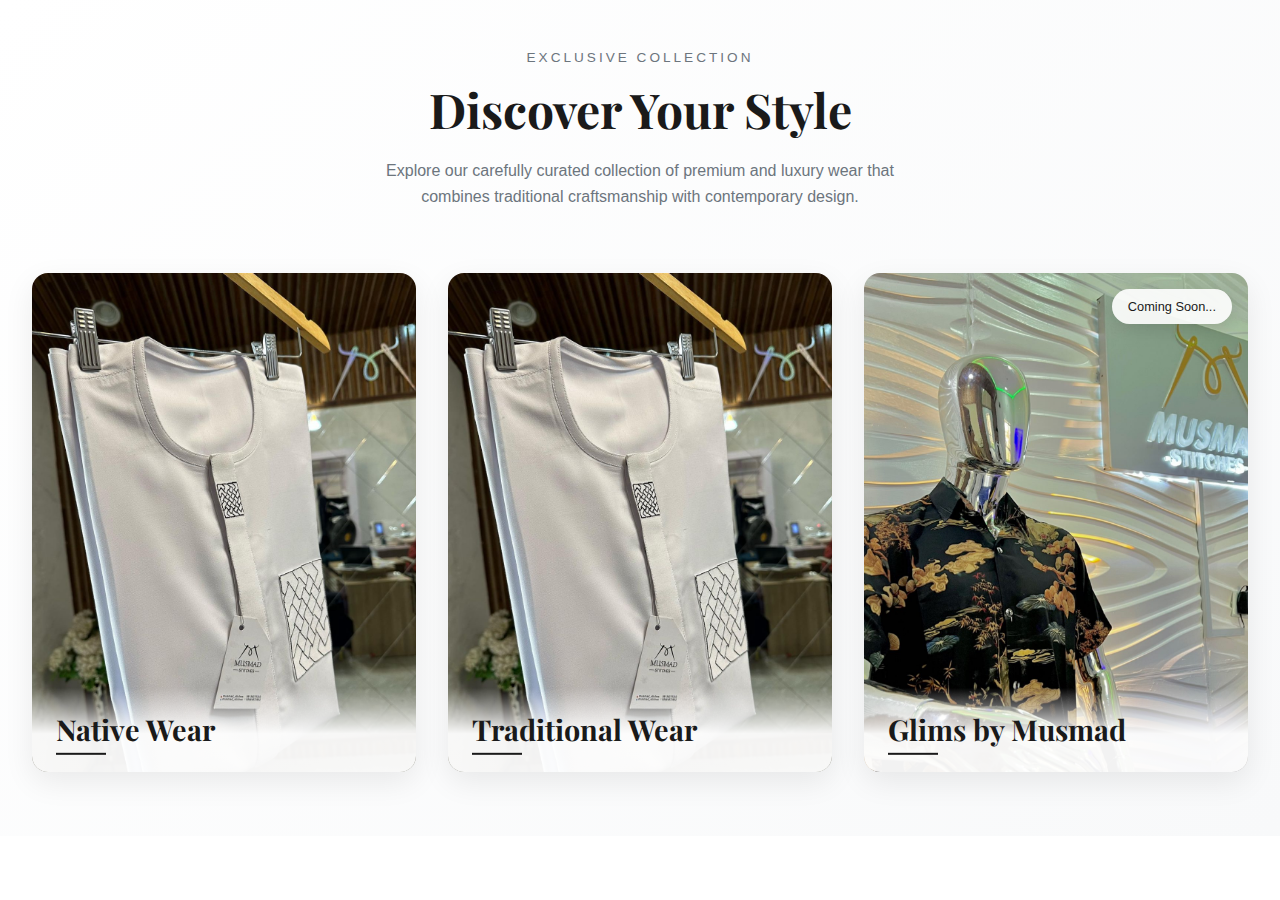
<file: collection-menu.html>
<!DOCTYPE html>
<html lang="en">
<head>
    <meta charset="UTF-8">
    <meta name="viewport" content="width=device-width, initial-scale=1.0">
    <link rel="stylesheet" href="./assets/styles/style.css">
    <link rel="stylesheet" href="https://unpkg.com/aos@2.3.1/dist/aos.css" />
    <link rel="icon" type="image/png" sizes="32x32" href="./assets/img/musmad_logo.png">
    <link rel="icon" type="image/png" sizes="16x16" href="./assets/img/musmad_logo.png">
    <link rel="apple-touch-icon" sizes="180x180" href="./assets/img/musmad_logo.png">
    <link href="https://fonts.googleapis.com/css2?family=Montserrat:wght@400;700&family=Playfair+Display:wght@400;700&display=swap" rel="stylesheet">
    <link href="https://cdnjs.cloudflare.com/ajax/libs/font-awesome/6.0.0/css/all.min.css" rel="stylesheet">
    <script src="https://unpkg.com/aos@2.3.1/dist/aos.js"></script>
    <title>Collection Menu</title>
    <script type="application/ld+json">
        {
            "@context": "https://schema.org",
            "@type": "Organization",
            "url": "https://musmadstitches.com",
            "logo": "https://musmadstitches.com/assets/img/musmad_logo.png"
        }
    </script>
</head>
<body>
    <section class="menu-collections">
        <div class="menu-collection-header">
            <p class="menu-collection-subtitle">Exclusive Collection</p>
            <h2 class="menu-collection-title">Discover Your Style</h2>
            <p class="menu-collection-description">
                Explore our carefully curated collection of premium and luxury wear that combines traditional craftsmanship with contemporary design.
            </p>
        </div>

        <div class="menu-cards-container">
            <div class="menu-card">
            <!-- <span class="menu-badge">Premium</span>-->
                <div class="menu-card-image-wrapper">
                    <img src="./assets/img/native6.jpg" alt="Native Wear Collection">
                </div>
                <div class="menu-card-content">
                    <h3 class="menu-card-title">Native Wear</h3>
                    <a href="native_view.html" class="menu-explore-btn">
                        Explore Collection
                        <i class="fas fa-arrow-right"></i>
                    </a>
                </div>
            </div>

            <div class="menu-card">
                <!-- <span class="menu-badge">Premium</span>-->
                <div class="menu-card-image-wrapper">
                    <img src="./assets/img/native6.jpg" alt="Traditional Wear Collection">
                </div>
                <div class="menu-card-content">
                    <h3 class="menu-card-title">Traditional Wear</h3>
                    <a href="#" class="menu-explore-btn">
                        Explore Collection
                        <i class="fas fa-arrow-right"></i>
                    </a>
                </div>
            </div>

            <div class="menu-card">
                <span class="menu-badge">Coming Soon...</span>
                <div class="menu-card-image-wrapper">
                    <img src="./assets/img/vintage.jpg" alt="Glims by Musmad Collection">
                </div>
                <div class="menu-card-content">
                    <h3 class="menu-card-title">Glims by Musmad</h3>
                    <a href="glims_by_musmad.html" class="menu-explore-btn">
                        Explore Collection
                        <i class="fas fa-arrow-right"></i>
                    </a>
                </div>
            </div>
        </div>
    </section>
    <script src="./assets/js/appscripts.js"></script>
</body>
</html>
</file>
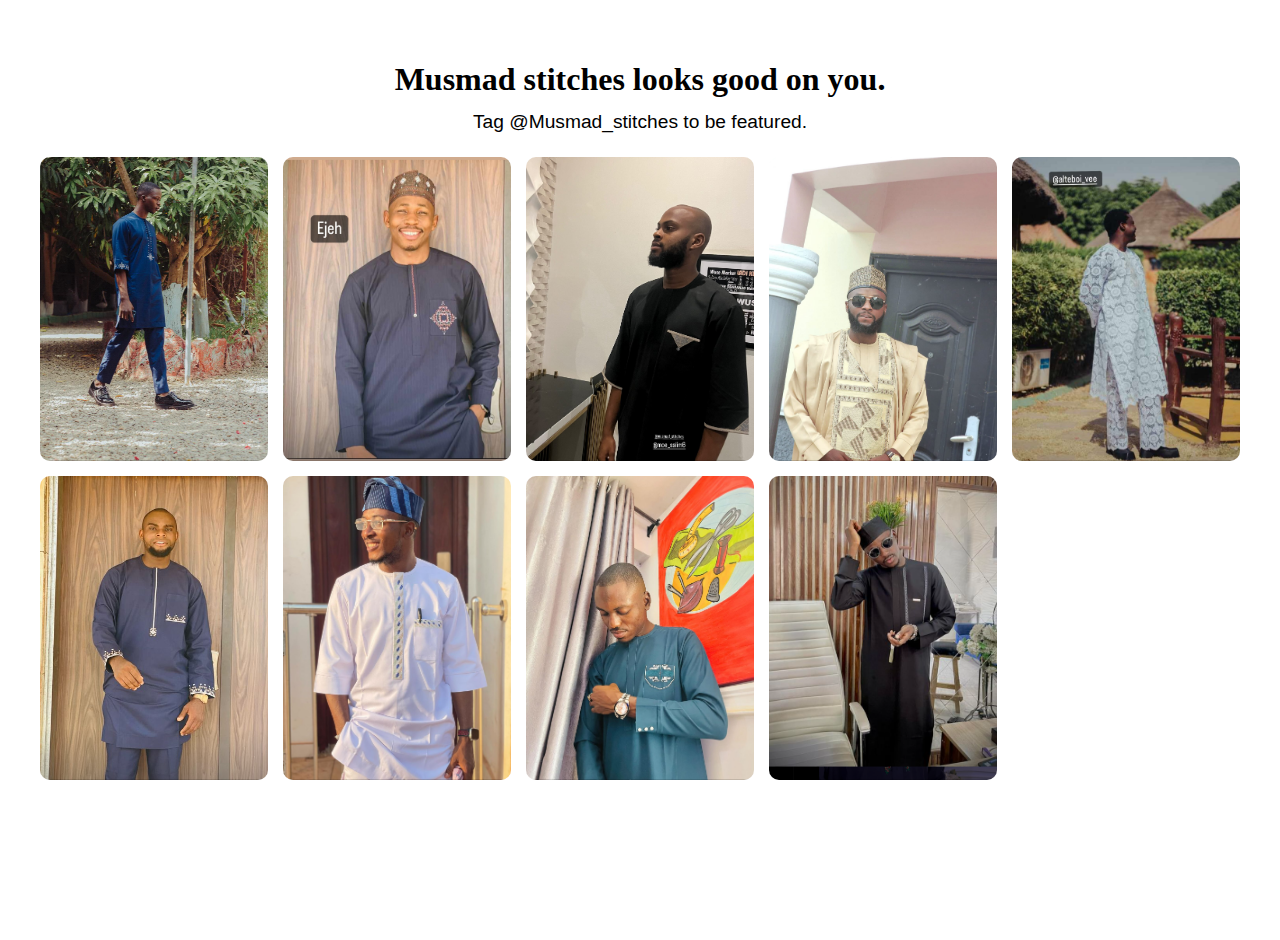
<file: musmad-gallery.html>
<!DOCTYPE html>
<html lang="en">
<head>
    <meta charset="UTF-8">
    <meta name="viewport" content="width=device-width, initial-scale=1.0">
    <link rel="stylesheet" href="./assets/styles/style.css">
    <link rel="stylesheet" href="https://unpkg.com/aos@2.3.1/dist/aos.css" />
    <link rel="icon" type="image/png" sizes="32x32" href="./assets/img/musmad_logo.png">
    <link rel="icon" type="image/png" sizes="16x16" href="./assets/img/musmad_logo.png">
    <link rel="apple-touch-icon" sizes="180x180" href="./assets/img/musmad_logo.png">
    <link href="https://fonts.googleapis.com/css2?family=Montserrat:wght@400;700&family=Playfair+Display:wght@400;700&display=swap" rel="stylesheet">
    <script src="https://unpkg.com/aos@2.3.1/dist/aos.js"></script>
    <title>Musmad Stitches - Official</title>
    <script type="application/ld+json">
        {
            "@context": "https://schema.org",
            "@type": "Organization",
            "url": "https://musmadstitches.com",
            "logo": "https://musmadstitches.com/assets/img/musmad_logo.png"
        }
    </script>
</head>
<body>
    <div class="musmad-gallery">
        <h1>Musmad stitches looks good on you.</h1>
        <p>Tag @Musmad_stitches to be featured.</p>
        
        <div class="gallery-grid">
            <!-- Repeat this block for each image -->
            <div class="gallery-item">
                <img src="./assets/img/bigzizo1.png" alt="Image 1" class="first-image" onclick="openLightbox(this)">
                <div class="overlay">ig:@bigzizo1</div>
            </div>
            <div class="gallery-item">
                <img src="./assets/img/Dawud.jpg" alt="Image 2" class="first-image" onclick="openLightbox(this)">
                <div class="overlay">Ibn Dawud</div>
            </div>
            <div class="gallery-item">
                <img src="./assets/img/moe_salim6.jpg" alt="Image 3" class="first-image" onclick="openLightbox(this)">
                <div class="overlay">ig:@moe_salim6</div>
            </div>
            <div class="gallery-item">
                <img src="./assets/img/nill.jpg" alt="Image 3" class="first-image" onclick="openLightbox(this)">
                <div class="overlay">Nill</div>
            </div>
            <div class="gallery-item">
                <img src="./assets/img/alteboi_vee.jpg" alt="Image 3" class="first-image" onclick="openLightbox(this)">
                <div class="overlay">ig:@alteboi_vee</div>
            </div>
            <div class="gallery-item">
                <img src="./assets/img/azeez.png" alt="Image 3" class="first-image" onclick="openLightbox(this)">
                <div class="overlay">ig:@Azeez</div>
            </div>
            <div class="gallery-item">
                <img src="./assets/img/im_ugly008.jpg" alt="Image 3" class="first-image" onclick="openLightbox(this)">
                <div class="overlay">ig:@im_ugly008</div>
            </div>
            <div class="gallery-item">
                <img src="./assets/img/lukman_musa___.jpg" alt="Image 3" class="first-image" onclick="openLightbox(this)">
                <div class="overlay">ig:@lukman_musa___</div>
            </div>
            <div class="gallery-item">
                <img src="./assets/img/musmad.png" alt="Image 3" class="first-image" onclick="openLightbox(this)">
                <div class="overlay">ig:@Musmad</div>
            </div>
        
    </div>

    <script src="./assets/js/appscripts.js"></script>
</file>
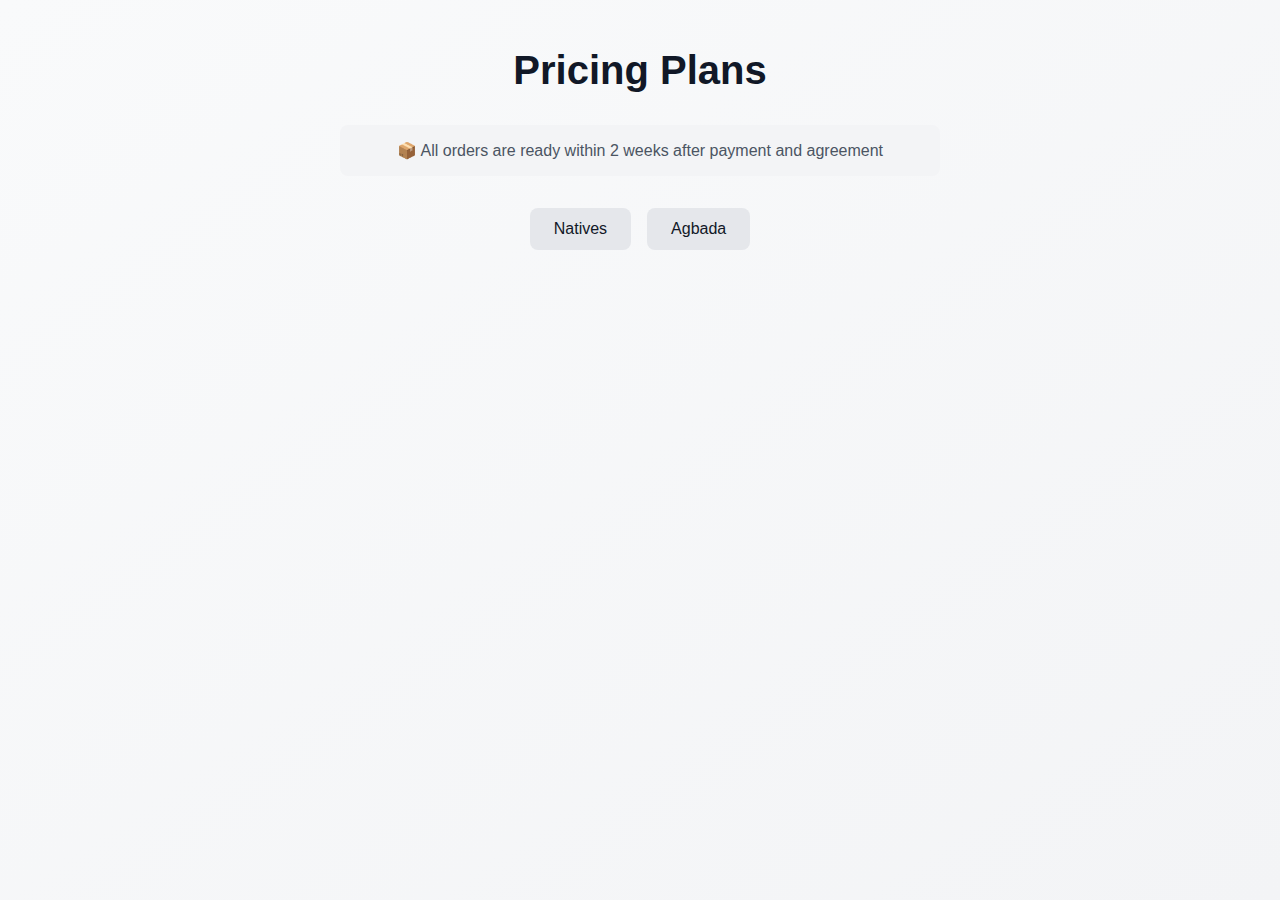
<file: price-list.html>
<!DOCTYPE html>
<html lang="en">
<head>
    <head>
        <meta charset="UTF-8">
        <meta name="viewport" content="width=device-width, initial-scale=1.0">
        <link rel="stylesheet" href="./assets/styles/price-list.css">
        <link rel="stylesheet" href="https://unpkg.com/aos@2.3.1/dist/aos.css" />
        <link rel="icon" type="image/png" sizes="32x32" href="./assets/img/musmad_logo.png">
        <link rel="icon" type="image/png" sizes="16x16" href="./assets/img/musmad_logo.png">
        <link rel="apple-touch-icon" sizes="180x180" href="./assets/img/musmad_logo.png">
        <link href="https://fonts.googleapis.com/css2?family=Montserrat:wght@400;700&family=Playfair+Display:wght@400;700&display=swap" rel="stylesheet">
        <script src="https://unpkg.com/aos@2.3.1/dist/aos.js"></script>
        <title>Prices</title>
        <script type="application/ld+json">
            {
                "@context": "https://schema.org",
                "@type": "Organization",
                "url": "https://musmadstitches.com",
                "logo": "https://musmadstitches.com/assets/img/musmad_logo.png"
            }
        </script>
    </head>
</head>

<body>
    <div class="price-container">
        <div class="text-center">
            <h1>Pricing Plans</h1>
            <div class="delivery-notice">
                📦 All orders are ready within 2 weeks after payment and agreement
            </div>
            <div class="category-buttons">
                <button id="natives-button" class="category-button" onclick="showCategory('natives')">Natives</button>
                <button id="agbada-button" class="category-button" onclick="showCategory('agbada')">Agbada</button>
            </div>
        </div>

        <div id="natives" class="category-section pricing-grid">
            <div class="pricing-card">
                <div class="card-content">
                    <h3 class="tier-name">Standard</h3>
                    <div class="price">₦35,888</div>
                    <ul class="features-list">
                        <li class="feature-item">Quality fabric</li>
                        <li class="feature-item">Standard fit</li>
                        <li class="feature-item">Basic customization</li>
                        <li class="feature-item">Simple neck embroidery</li>
                        <li class="feature-item">2 weeks delivery</li>
                    </ul>
                </div>
            </div>
            <div class="pricing-card">
                <div class="card-content">
                    <h3 class="tier-name">Classic</h3>
                    <div class="price">₦45,888</div>
                    <ul class="features-list">
                        <li class="feature-item">Premium fabric</li>
                        <li class="feature-item">Tailored fit</li>
                        <li class="feature-item">Multiple styles</li>
                        <li class="feature-item">Detailed neck & sleeve embroidery</li>
                        <li class="feature-item">2 weeks delivery</li>
                    </ul>
                </div>
            </div>
            <div class="pricing-card">
                <div class="card-content">
                    <h3 class="tier-name">Premium</h3>
                    <div class="price">₦65,750</div>
                    <ul class="features-list">
                        <li class="feature-item">Luxury fabric</li>
                        <li class="feature-item">Perfect fit</li>
                        <li class="feature-item">Full customization</li>
                        <li class="feature-item">Custom embroidery patterns</li>
                        <li class="feature-item">2 weeks delivery</li>
                    </ul>
                </div>
            </div>
            <div class="pricing-card">
                <div class="card-content">
                    <h3 class="tier-name">Luxury</h3>
                    <div class="price">₦92,750</div>
                    <ul class="features-list">
                        <li class="feature-item">Exclusive fabric</li>
                        <li class="feature-item">Bespoke fit</li>
                        <li class="feature-item">Priority service</li>
                        <li class="feature-item">Premium full embroidery design</li>
                        <li class="feature-item">2 weeks delivery</li>
                    </ul>
                </div>
            </div>
        </div>

        <div id="agbada" class="category-section pricing-grid">
            <div class="pricing-card">
                <div class="card-content">
                    <h3 class="tier-name">Standard</h3>
                    <div class="price">₦75,888</div>
                    <ul class="features-list">
                        <li class="feature-item">Quality fabric</li>
                        <li class="feature-item">Standard design</li>
                        <li class="feature-item">Basic embroidery</li>
                        <li class="feature-item">2 weeks delivery</li>
                    </ul>
                </div>
            </div>
            <div class="pricing-card">
                <div class="card-content">
                    <h3 class="tier-name">Classic</h3>
                    <div class="price">₦80,888</div>
                    <ul class="features-list">
                        <li class="feature-item">Premium fabric</li>
                        <li class="feature-item">Custom design</li>
                        <li class="feature-item">Detailed embroidery</li>
                        <li class="feature-item">2 weeks delivery</li>
                    </ul>
                </div>
            </div>
            <div class="pricing-card">
                <div class="card-content">
                    <h3 class="tier-name">Premium</h3>
                    <div class="price">₦102,550</div>
                    <ul class="features-list">
                        <li class="feature-item">Luxury fabric</li>
                        <li class="feature-item">Exclusive design</li>
                        <li class="feature-item">Premium embroidery</li>
                        <li class="feature-item">2 weeks delivery</li>
                    </ul>
                </div>
            </div>
            <div class="pricing-card">
                <div class="card-content">
                    <h3 class="tier-name">Luxury</h3>
                    <div class="price">₦156,550</div>
                    <ul class="features-list">
                        <li class="feature-item">Exclusive fabric</li>
                        <li class="feature-item">Bespoke design</li>
                        <li class="feature-item">Grand embroidery</li>
                        <li class="feature-item">2 weeks delivery</li>
                    </ul>
                </div>
            </div>
        </div>
    </div>
    <script src="./assets/js/appscripts.js"></script>
</body>
</html>
</file>
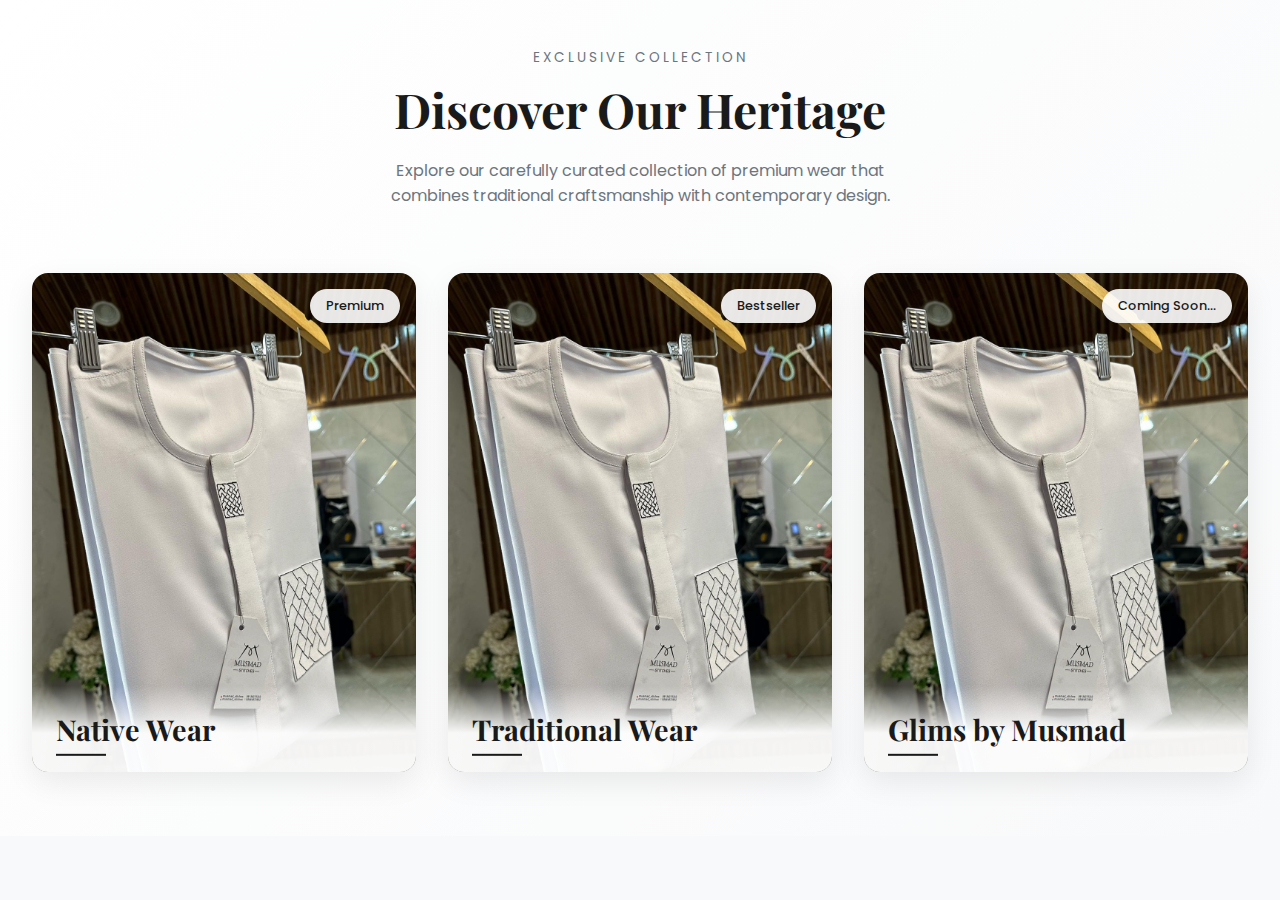
<file: test.html>
<!DOCTYPE html>
<html>
<head>
    <link href="https://cdnjs.cloudflare.com/ajax/libs/font-awesome/6.0.0/css/all.min.css" rel="stylesheet">
    <meta name="viewport" content="width=device-width, initial-scale=1.0">
    <style>
        @import url('https://fonts.googleapis.com/css2?family=Playfair+Display:wght@400;600;700&family=Poppins:wght@300;400;500&display=swap');

        * {
            margin: 0;
            padding: 0;
            box-sizing: border-box;
        }

        body {
            background: #f8f9fa;
            font-family: 'Poppins', sans-serif;
        }

        .menu-collections {
            padding: 3rem 1rem;
            background: linear-gradient(135deg, #fff 0%, #f8f9fa 100%);
        }

        .menu-collection-header {
            text-align: center;
            margin-bottom: 3rem;
            padding: 0 1rem;
        }

        .menu-collection-subtitle {
            color: #6c757d;
            text-transform: uppercase;
            letter-spacing: 3px;
            font-size: 0.85rem;
            margin-bottom: 0.8rem;
        }

        .menu-collection-title {
            font-family: 'Playfair Display', serif;
            font-size: clamp(2rem, 5vw, 3rem);
            color: #1a1a1a;
            margin-bottom: 1.2rem;
            font-weight: 700;
            line-height: 1.2;
        }

        .menu-collection-description {
            max-width: 600px;
            margin: 0 auto;
            color: #6c757d;
            line-height: 1.6;
            font-size: clamp(0.9rem, 2vw, 1rem);
            padding: 0 1rem;
        }

        .menu-cards-container {
            display: grid;
            grid-template-columns: repeat(auto-fit, minmax(280px, 1fr));
            gap: 2rem;
            max-width: 1400px;
            margin: 0 auto;
            padding: 1rem;
        }

        .menu-card {
            position: relative;
            overflow: hidden;
            border-radius: 16px;
            box-shadow: 0 10px 30px rgba(0,0,0,0.08);
            transition: all 0.5s cubic-bezier(0.4, 0, 0.2, 1);
            background: white;
            height: 100%;
        }

        .menu-card-image-wrapper {
            position: relative;
            padding-top: 130%;
            overflow: hidden;
        }

        @media (min-width: 768px) {
            .menu-card-image-wrapper {
                padding-top: 130%;
            }

            .menu-card:hover {
                transform: translateY(-15px);
                box-shadow: 0 20px 40px rgba(0,0,0,0.12);
            }

            .menu-card:hover img {
                transform: scale(1.05);
            }

            .menu-card:hover .menu-card-content {
                transform: translateY(0);
            }

            .menu-card-content {
                transform: translateY(45%);
            }
        }

        .menu-card img {
            position: absolute;
            top: 0;
            left: 0;
            width: 100%;
            height: 100%;
            object-fit: cover;
            transition: transform 0.8s ease;
        }

        .menu-card-content {
            position: absolute;
            bottom: 0;
            left: 0;
            right: 0;
            padding: 1.5rem;
            background: linear-gradient(
                to top,
                rgba(255,255,255,0.95) 0%,
                rgba(255,255,255,0.95) 70%,
                rgba(255,255,255,0) 100%
            );
            transition: transform 0.5s cubic-bezier(0.4, 0, 0.2, 1);
        }

        .menu-card-title {
            font-family: 'Playfair Display', serif;
            font-size: clamp(1.4rem, 3vw, 1.8rem);
            color: #1a1a1a;
            margin-bottom: 0.8rem;
            position: relative;
            padding-bottom: 0.5rem;
        }

        .menu-card-title::after {
            content: '';
            position: absolute;
            bottom: 0;
            left: 0;
            width: 50px;
            height: 2px;
            background: #1a1a1a;
        }

        .menu-explore-btn {
            display: inline-flex;
            align-items: center;
            padding: 0.8rem 1.5rem;
            background: none;
            color: #1a1a1a;
            text-decoration: none;
            font-size: 1rem;
            font-weight: 500;
            gap: 0.5rem;
        }

        .menu-explore-btn i {
            transition: transform 0.3s ease;
        }

        .menu-badge {
            position: absolute;
            top: 1rem;
            right: 1rem;
            background: rgba(255,255,255,0.9);
            padding: 0.5rem 1rem;
            border-radius: 50px;
            font-size: 0.8rem;
            font-weight: 500;
            color: #1a1a1a;
            box-shadow: 0 4px 15px rgba(0,0,0,0.1);
            z-index: 1;
            display: block;
        }

        @media (max-width: 480px) {
            .menu-collections {
                padding: 2rem 0.5rem;
            }

            .menu-collection-header {
                margin-bottom: 2rem;
            }

            .menu-cards-container {
                padding: 0.5rem;
                gap: 1.5rem;
            }

            .menu-card-image-wrapper {
                padding-top: 150%;
            }

            .menu-badge {
                display: block;
            }
        }
    </style>
</head>
<body>
    <section class="menu-collections">
        <div class="menu-collection-header">
            <p class="menu-collection-subtitle">Exclusive Collection</p>
            <h2 class="menu-collection-title">Discover Our Heritage</h2>
            <p class="menu-collection-description">
                Explore our carefully curated collection of premium wear that combines traditional craftsmanship with contemporary design.
            </p>
        </div>

        <div class="menu-cards-container">
            <div class="menu-card">
                <span class="menu-badge">Premium</span>
                <div class="menu-card-image-wrapper">
                    <img src="./assets/img/native6.jpg" alt="Native Wear Collection">
                </div>
                <div class="menu-card-content">
                    <h3 class="menu-card-title">Native Wear</h3>
                    <a href="#" class="menu-explore-btn">
                        Explore Collection
                        <i class="fas fa-arrow-right"></i>
                    </a>
                </div>
            </div>

            <div class="menu-card">
                <span class="menu-badge">Bestseller</span>
                <div class="menu-card-image-wrapper">
                    <img src="./assets/img/native6.jpg" alt="Traditional Wear Collection">
                </div>
                <div class="menu-card-content">
                    <h3 class="menu-card-title">Traditional Wear</h3>
                    <a href="#" class="menu-explore-btn">
                        Explore Collection
                        <i class="fas fa-arrow-right"></i>
                    </a>
                </div>
            </div>

            <div class="menu-card">
                <span class="menu-badge">Coming Soon...</span>
                <div class="menu-card-image-wrapper">
                    <img src="./assets/img/native6.jpg" alt="Glims by Musmad Collection">
                </div>
                <div class="menu-card-content">
                    <h3 class="menu-card-title">Glims by Musmad</h3>
                    <a href="#" class="menu-explore-btn">
                        Explore Collection
                        <i class="fas fa-arrow-right"></i>
                    </a>
                </div>
            </div>
        </div>
    </section>
</body>
</html>
</file>
<file: assets/styles/style.css>
/*
:root {
  --color-primary: #344e41;
  --color-secondary: #dad7cd;
  --accent-color: #a3b18a;
  --text-color: #ffffff;
  --background-color: #0a0a0a;
}

body,
html {
  margin: 0;
  padding: 0;
  font-family: 'Helvetica Neue', Arial, sans-serif;
  background-color: var(--background-color);
  color: var(--text-color);
  height: 100vh;
  width: 100vw;
  overflow-x: hidden;
}

#particles-js {
  position: absolute;
  width: 100%;
  height: 100%;
  z-index: 1;
}

.content {
  position: relative;
  z-index: 2;
  display: flex;
  flex-direction: column;
  justify-content: center;
  align-items: center;
  height: 100vh;
  text-align: center;
  padding: 0 20px;
}

.logo img {
  width: 100px;
  height: auto;
  margin-bottom: 2rem;
}

h1 {
  font-size: 2.5rem;
  font-family: 'GFS Didot', serif;
  font-weight: 700;
  margin-bottom: 1rem;
  opacity: 0;
  transform: translateY(30px);
}

p {
  font-size: 1.2rem;
  max-width: 600px;
  line-height: 1.6;
  margin-bottom: 2rem;
  opacity: 0;
  transform: translateY(30px);
}

.social-icons {
  display: flex;
  justify-content: center;
  gap: 20px;
  margin-top: 2rem;
  opacity: 0;
  transform: translateY(30px);
}

.social-icons a {
  color: var(--accent-color);
  font-size: 1.9rem;
  transition: all 0.3s ease;
}

.social-icons a:hover {
  color: var(--color-secondary);
  transform: scale(1.2);
}

.copyright {
  position: absolute;
  bottom: 10px;
  width: 100%;
  text-align: center;
  font-size: 0.8rem;
  opacity: 0.7;
}


@media (max-width: 768px) {
  h1 {
      font-size: 2rem;
  }

  p {
      font-size: 1rem;
  }

  .logo img {
      width: 80px;
  }

  .social-icons a {
      font-size: 1.8rem;
  }
}

@media (max-width: 480px) {
  h1 {
      font-size: 1.5rem;
  }

  p {
      font-size: 0.9rem;
  }

  .logo img {
      width: 60px;
  }

  .social-icons a {
      font-size: 1.5rem;
  }
}

*/
:root {
  
  --color-primary: #000000;
  --color-secondary: #FFFFFF;
  --accent-color: #a3b18a;
  --text-color: #344e41;
  --background-color: #dad7cd;

  --font-heading: 'GFS Didot', serif;
  --font-body: 'Helvetica Neue', Arial, sans-serif;

  
  --font-size-base: 16px;
  --font-size-sm: 0.875rem;
  --font-size-md: 1rem;
  --font-size-lg: 1.25rem;
  --font-size-xl: 1.5rem;
  --font-size-2xl: 2rem;
  --font-size-3xl: 3rem;


  --space-xs: 0.25rem;
  --space-sm: 0.5rem;
  --space-md: 1rem;
  --space-lg: 2rem;
  --space-xl: 3rem;
  --space-xxl: 8rem;


  --line-height-tight: 1.2;
  --line-height-normal: 1.5;
  --line-height-loose: 1.8;
}

* {
  margin: 0;
  padding: 0;
  box-sizing: border-box;
}

body, html {
  height: 100%;
  font-family: var(--font-body);
  font-size: var(--font-size-base);
  line-height: var(--line-height-normal);
  color: var(--color-primary);
  background-color: var(--color-secondary);
}

h1, h2, h3, h4, h5, h6 {
  font-family: var(--font-heading);
  line-height: var(--line-height-tight);
  margin-bottom: var(--space-md);
}

p {
  margin-bottom: var(--space-md);
}



.hero, .services-section, .about-section, .collection-section, .testimonial-section, .map-section, .footer {
  padding: var(--space-xxl) 0;
}

.hero {
  position: relative;
  height: 100vh;
  width: 100%;
  overflow: hidden;
  color: var(--color-secondary);
  background-color: var(--color-primary);
}

.video-bg {
  position: absolute;
  top: 0;
  left: 0;
  width: 100%;
  height: 100%;
  object-fit: cover;
  opacity: 0.7;
}

nav {
  position: fixed;
  top: 0;
  left: 0;
  width: 100%;
  padding: 10px 20px;
  display: flex;
  justify-content: space-between;
  align-items: center;
  z-index: 1000;
  transition: background-color 0.3s ease, color 0.3s ease;
}

nav.scrolled {
  background-color: var(--color-primary);
  color: var(--color-secondary);
}

.logo img {
  height: 60px;
  width: 115px;
}

.nav-links {
  display: flex;
}

.nav-links a {
  color: inherit;
  text-decoration: none;
  margin-left: 15px;
  position: relative;
}

.nav-links a:hover::after {
  content: '';
  position: absolute;
  left: 0;
  bottom: -3px;
  width: 100%;
  height: 2px;
  background-color: var(--color-secondary);
}

.hero-cta-button {
  display: inline-block;
  padding: 10px 20px;
  background-color: var(--color-secondary);
  color: var(--color-primary);
  text-decoration: none;
  font-weight: bold;
  border-radius: 4px;
  transition: background-color 0.3s ease, color 0.3s ease;
}

.hero-cta-button:hover {
  background-color: #f0f0f0;
}

nav.scrolled .hero-cta-button {
  background-color: #333;
  color: var(--color-secondary);
}

nav.scrolled .hero-cta-button:hover {
  background-color: #444;
}

.hero-content {
  position: absolute;
  top: 50%;
  left: 10%;
  transform: translateY(-50%);
  max-width: 600px;
  margin-bottom: var(--space-xl);
}

.hero h1 {
  font-size: var(--font-size-3xl);
  margin-bottom: var(--space-lg);
  line-height: 1.2;
}

.hero p {
  font-size: var(--font-size-lg);
  margin-bottom: var(--space-xl);
  line-height: 1.5;
}

.hamburger {
  display: none;
  flex-direction: column;
  cursor: pointer;
}

.hamburger span {
  width: 25px;
  height: 3px;
  background-color: var(--color-secondary);
  margin: 2px 0;
  transition: 0.4s;
}

.watch-story {
  position: absolute;
  bottom: 40px;
  right: 40px;
  display: flex;
  align-items: center;
  padding: 10px 20px;
  background-color: rgba(255, 255, 255, 0.1);
  border: 1px solid var(--color-secondary);
  color: var(--color-secondary);
  text-decoration: none;
  border-radius: 30px;
  transition: background-color 0.3s ease;
}

.watch-story:hover {
  background-color: rgba(255, 255, 255, 0.2);
}

.watch-story img {
  width: 20px;
  height: 20px;
  margin-right: 10px;
  border-radius: 50%;
}


.hamburger.active span:nth-child(1) {
  transform: rotate(-45deg) translate(-5px, 6px);
}

.hamburger.active span:nth-child(2) {
  opacity: 0;
}

.hamburger.active span:nth-child(3) {
  transform: rotate(45deg) translate(-5px, -6px);
}

@media screen and (max-width: 768px) {
  .nav-links {
    display: none;
    flex-direction: column;
    position: absolute;
    top: 70px;
    left: 0;
    width: 100%;
    background-color: var(--color-primary);
    padding: 20px;
  }

  .nav-links.show {
    display: flex;
  }

  .nav-links a {
    margin: 10px 0;
  }

  .hamburger {
    display: flex;
  }

  .hero-content {
    left: 5%;
    right: 5%;
    text-align: center;
  }

  .hero h1 {
    font-size: var(--font-size-2xl);
  }

  .hero p {
    font-size: var(--font-size-md);
  }

  .hero-cta-button {
    display: inline-block;
    margin-top: 20px;
  }

  .watch-story {
    bottom: 20px;
    right: 20px;
    padding: 8px 16px;
    font-size: 14px;
  }

  .watch-story img {
    width: 16px;
    height: 16px;
  }
}

@media screen and (max-width: 768px) {
  nav {
    padding: 8px 15px;
  }

  .nav-links {
    display: none;
  }

  .hamburger {
    display: flex;
  }

  .hero-content {
    left: 5%;
    right: 5%;
    text-align: left;
  }

  .hero h1 {
    font-size: var(--font-size-2xl);
  }

  .hero p {
    font-size: var(--font-size-base);
  }

  .hero-cta-button {
    display: none;
  }

  .watch-story {
    bottom: 20px;
    right: 20px;
  }

  .services-main-title {
    font-size: var(--font-size-xl);
  }

  .service-items {
    grid-template-columns: 1fr;
  }
}

  
.how-we-help-section {
  max-width: 1400px;
  margin: 0 auto;
  padding: var(--space-xxl) var(--space-xl);
  background-color: var(--background-color);
}

.how-we-help-section h1 {
  text-align: center;
  margin-bottom: var(--space-lg);
  font-size: var(--font-size-3xl);
  color: var(--color-primary);
}

.how-we-help-section .subtitle {
  text-align: center;
  margin-bottom: var(--space-xl);
  color: var(--text-color);
  font-size: var(--font-size-lg);
  max-width: 700px;
  margin-left: auto;
  margin-right: auto;
}

.how-we-help-section .services {
  display: flex;
  flex-direction: column;
  gap: var(--space-xxl);
}

.how-we-help-section .service {
  display: flex;
  align-items: center;
  gap: var(--space-xl);
  background-color: var(--color-secondary);
  border-radius: 20px;
  overflow: hidden;
  box-shadow: 0 10px 30px rgba(0, 0, 0, 0.1);
}

.how-we-help-section .service:nth-child(even) {
  flex-direction: row-reverse;
}

.how-we-help-section .service-image {
  flex: 0 0 400px;
  height: 400px;
  position: relative;
  overflow: hidden;
}

.how-we-help-section .service-image::after {
  content: '';
  position: absolute;
  top: 0;
  left: 0;
  right: 0;
  bottom: 0;
  background: linear-gradient(135deg, rgba(163, 177, 138, 0.8), rgba(52, 78, 65, 0.8));
  opacity: 0.2;
  transition: opacity 0.3s ease;
}

.how-we-help-section .service-image:hover::after {
  opacity: 0;
}

.how-we-help-section .service-image img {
  width: 100%;
  height: 100%;
  object-fit: cover;
  transition: transform 0.3s ease;
}

.how-we-help-section .service-image:hover img {
  transform: scale(1.05);
}

.how-we-help-section .service-content {
  flex: 1;
  padding: var(--space-xl);
}

.how-we-help-section .service-content h2 {
  font-size: var(--font-size-2xl);
  margin-bottom: var(--space-md);
  color: var(--color-primary);
}

.how-we-help-section .service-content p {
  color: var(--text-color);
  font-size: var(--font-size-md);
  line-height: var(--line-height-loose);
}

@media (max-width: 1200px) {
  .how-we-help-section {
      padding: var(--space-xl) var(--space-lg);
  }

  .how-we-help-section .service {
      flex-direction: column;
      max-width: 800px;
      margin: 0 auto;
  }

  .how-we-help-section .service:nth-child(even) {
      flex-direction: column;
  }

  .how-we-help-section .service-image {
      flex: 0 0 300px;
      height: 300px;
      width: 100%;
  }

  .how-we-help-section .service-content {
      padding: var(--space-lg);
  }

  .how-we-help-section h1 {
      font-size: var(--font-size-2xl);
  }

  .how-we-help-section .subtitle {
      font-size: var(--font-size-md);
  }
}

@media (max-width: 768px) {
  .how-we-help-section {
      padding: var(--space-xxl) var(--space-sm);
  }
}

.collection-section {
    display: flex;
    height: 100vh;
    padding: 2rem;
    box-sizing: border-box;
}
.collection-item {
    flex: 1;
    position: relative;
    margin: 0 1rem;
}
.collection-image {
    width: 100%;
    height: 100%;
    object-fit: cover;
}
.collection-content {
    position: absolute;
    bottom: 2rem;
    left: 2rem;
    color: white;
    text-shadow: 2px 2px 4px rgba(0,0,0,0.5);
}
.collection-title {
    font-size: 2rem;
    margin-bottom: 1rem;
}
.explore-btn {
    padding: 0.5rem 1rem;
    background-color: white;
    color: black;
    text-decoration: none;
    transition: background-color 0.3s ease;
}
.explore-btn:hover {
    background-color: #f0f0f0;
}
@media (max-width: 768px) {
    .collection-section {
        flex-direction: column;
        padding: 1rem;
        height: auto;
    }
    .collection-item {
        height: 80vh; /* Increased height for mobile */
        margin: 1rem 0;
    }
    .collection-title {
        font-size: 1.5rem; /* Slightly smaller font for mobile */
    }
}
 
.glims-by-musmad{
  position: relative;
  width: calc(100% - 4rem);
  height: calc(100vh - 4rem);
  margin: 2rem;
  overflow: hidden;
}
.background-image {
  width: 100%;
  height: 100%;
  object-fit: cover;
}
.content-overlay {
  position: absolute;
  bottom: 10%;
  left: 5%;
  color: white;
  text-shadow: 2px 2px 4px rgba(0,0,0,0.5);
}
.glims-section-title {
  font-size: 3rem;
  margin-bottom: 1rem;
  font-weight: 300;
}
.explore-btn {
  display: inline-block;
  padding: 0.75rem 1.5rem;
  background-color: white;
  color: black;
  text-decoration: none;
  transition: background-color 0.3s ease;
  font-size: 0.9rem;
  text-transform: uppercase;
  letter-spacing: 1px;
}
.explore-btn:hover {
  background-color: #f0f0f0;
}
@media (max-width: 768px) {
  .glims-by-musmad {
      width: calc(100% - 2rem);
      height: calc(100vh - 2rem);
      margin: 1rem;
  }
  .glims-section-title {
      font-size: 2rem;
  }
  .content-overlay {
      bottom: 5%;
  }
}

.collection-banner {
  background-color: var(--color-primary);
  color: var(--color-secondary);
  padding: 10px 0;
  display: flex;
  justify-content: space-between;
}

.collection-banner-text {
  padding: 0 20px;
}

.collection-hero {
  background-image: url('path_to_your_hero_image.jpg');
  background-size: cover;
  background-position: center;
  height: 60vh;
  display: flex;
  align-items: center;
  justify-content: center;
  text-align: center;
  color: white;
}

.collection-hero-content {
  background-color: rgba(0, 0, 0, 0.5);
  padding: 2rem;
  border-radius: 10px;
}

.collection-cta-button {
  display: inline-block;
  padding: 10px 20px;
  background-color: var(--accent-color);
  color: white;
  text-decoration: none;
  border-radius: 5px;
  transition: background-color 0.3s ease;
}

.collection-cta-button:hover {
  background-color: var(--color-primary);
}

.section-title {
  text-align: center;
  padding: 2rem 0;
}

.product-grid {
  display: grid;
  grid-template-columns: repeat(auto-fit, minmax(300px, 1fr));
  gap: 2rem;
  padding: 0 2rem;
}

.product-item {
  background-color: white;
  border-radius: 10px;
  overflow: hidden;
  box-shadow: 0 4px 6px rgba(0, 0, 0, 0.1);
  transition: transform 0.3s ease;
  animation: fadeIn 0.5s ease-in-out;
}

.product-item:hover {
  transform: translateY(-5px);
}

.product-image {
  width: 100%;
  object-fit: contain;
}

.product-info {
  padding: 1rem;
}

.product-title {
  margin: 0 0 1rem 0;
}

.product-price {
  display: flex;
  align-items: center;
  gap: 10px;
}
.original-price {
  text-decoration: line-through;
  color: #888;
}
.discounted-price {
  font-weight: bold;
  color: #333;
}

/* Button container */
.product-buttons {
  display: flex;
  justify-content: space-between;
}

/* Individual button styles */
.view-more, .buy-now, .pre-order {
  padding: 10px 20px;
  border: none;
  border-radius: 5px;
  cursor: pointer;
  transition: background-color 0.3s ease;
  text-align: center; /* Center text inside the button */
}

/* View More button */
.view-more {
  background-color: var(--color-secondary);
  color: var(--color-primary);
}

/* Buy Now button */
.buy-now {
  background-color: var(--color-primary);
  color: white;
}

/* Pre-order button */
.pre-order {
  background-color: var(--accent-color);
  color: var(--color-primary);
}

.view-more:hover, .buy-now:hover, .pre-order:hover {
  background-color: var(--accent-color);
  color: var(--color-primary);
}

/* Lightbox styles */
.lightbox {
  display: none;
  position: fixed;
  z-index: 999;
  top: 0;
  left: 0;
  width: 100%;
  height: 100%;
  background-color: rgba(0, 0, 0, 0.8);
  animation: lightboxFadeIn 0.5s ease-in-out;
}

.lightbox-content {
  position: relative;
  top: 50%;
  left: 50%;
  transform: translate(-50%, -50%);
  max-width: 90%;
  max-height: 90%;
  display: flex;
  justify-content: center;
  align-items: center;
}

#lightbox-image {
  max-width: 100%;
  max-height: 80vh;
  object-fit: contain;
}

.close-lightbox {
  position: absolute;
  top: 10px;
  right: 20px;
  color: white;
  font-size: 30px;
  cursor: pointer;
  z-index: 1000;
}

.lightbox-nav {
  position: absolute;
  bottom: 10px;
  left: 50%;
  transform: translateX(-50%);
  z-index: 1000;
}

.lightbox-nav button {
  background-color: rgba(0, 0, 0, 0.5);
  border: none;
  color: white;
  font-size: 24px;
  cursor: pointer;
  margin: 0 10px;
  padding: 5px 10px;
  border-radius: 5px;
}

/* Mobile View: Stack buttons and center text */
@media (max-width: 768px) {
  .product-grid {
    grid-template-columns: 1fr;
  }

  .product-buttons {
    display: flex;
    flex-direction: column;
    align-items: center; /* Center the buttons */
    gap: 10px; /* Space between the buttons */
  }

  .view-more, .buy-now, .pre-order {
    width: 100%; /* Full width on mobile */
    text-align: center; /* Center the text inside the buttons */
    padding: 12px;
  }
}

/* Fade-in animations */
@keyframes fadeIn {
  from { opacity: 0; }
  to { opacity: 1; }
}

@keyframes lightboxFadeIn {
  from { opacity: 0; }
  to { opacity: 1; }
}

/* Strike-through price for initial price */
.initial-price {
  text-decoration: line-through;
  color: red;
}

/*gallery page style*/
/*gallery page style*/
.musmad-gallery {
  margin-top: 40px;
  text-align: center;
  padding: 20px;
}

h1 {
  font-size: 2rem;
  margin-bottom: 10px;
}

p {
  font-size: 1.2rem;
  margin-bottom: 20px;
}

/* Dynamic grid layout for full responsiveness */
.gallery-grid {
  display: grid;
  grid-template-columns: repeat(auto-fill, minmax(180px, 1fr)); /* Reduced minimum width */
  gap: 15px;
  padding: 0 20px;
}

/* For larger screens (1024px and up), display 5 images per row */
@media (min-width: 1024px) {
  .gallery-grid {
    grid-template-columns: repeat(5, 1fr); /* Changed back to 5 columns */
  }
}

/* For tablet screens (max-width: 768px), display 2 images per row */
@media (max-width: 768px) {
  .gallery-grid {
    grid-template-columns: repeat(2, 1fr);
  }
}

/* Individual gallery items */
.gallery-item {
  position: relative;
  overflow: hidden;
  border-radius: 10px;
  transition: box-shadow 0.3s ease;
  min-width: 180px; /* Reduced minimum width */
  width: 100%;
  cursor: pointer;
  aspect-ratio: 3 / 4; /* Changed to a taller rectangular shape */
}

.gallery-item:hover {
  box-shadow: 0 10px 20px rgba(0, 0, 0, 0.2);
}

/* First image displayed by default */
.gallery-item .first-image {
  width: 100%;
  height: 100%;
  object-fit: cover;
  display: block;
  transition: opacity 0.3s ease;
}

/* The overlay that holds the Instagram handle */
.gallery-item .overlay {
  position: absolute;
  bottom: 0;
  left: 0;
  width: 100%;
  background: rgba(0, 0, 0, 0.6);
  color: white;
  padding: 8px;
  text-align: center;
  font-size: 0.7rem;
  z-index: 2;
  transform: translateY(100%);
  transition: transform 0.3s ease;
}

/* Slide the overlay up on hover for desktop */
.gallery-item:hover .overlay {
  transform: translateY(0);
}

/* For mobile, ensure the overlay remains visible and fixed */
@media (max-width: 768px) {
  .gallery-item .overlay {
    transform: translateY(0);
    position: absolute;
    bottom: 0;
  }
}

.testimonials-section {
  background: linear-gradient(145deg, #f0f1f6, #fff);
  padding: 60px 20px;
  display: flex;
  flex-direction: column;
  justify-content: center;
  align-items: center;
  position: relative;
}

.section-header {
  text-align: center;
  max-width: 800px;
  margin-bottom: 40px;
}

.section-title {
  font-size: 2.5rem;
  color: #333;
  margin-bottom: 15px;
}

.section-description {
  font-size: 1.1rem;
  color: #666;
  margin-bottom: 30px;
}

.testimonial-carousel {
  display: flex;
  position: relative;
  max-width: 1000px;
  width: 100%;
  overflow: hidden;
  transition: transform 0.6s ease-in-out;
}

.testimonial-card {
  display: none;
  flex-direction: column;
  background-color: #ffffff;
  box-shadow: 0 10px 30px rgba(0, 0, 0, 0.1);
  border-radius: 12px;
  width: 100%;
  opacity: 0;
  transition: opacity 0.6s ease-in-out, transform 0.6s ease-in-out;
}

.testimonial-card.active {
  display: flex;
  opacity: 1;
  transform: scale(1);
}

.testimonial-text {
  padding: 30px;
  order: 1;
}

.testimonial-quote {
  font-size: 1.1rem;
  font-style: italic;
  color: #555;
  margin-bottom: 20px;
  line-height: 1.5;
}

.testimonial-author {
  font-size: 1rem;
  font-weight: 600;
  margin-bottom: 5px;
}

.author-title {
  font-size: 0.9rem;
  color: #777;
}

.testimonial-image {
  order: 2;
  height: 400px;
  overflow: hidden;
}

.testimonial-image img {
  width: 100%;
  height: 100%;
  object-fit: cover;
  object-position: top center;
}

.carousel-controls {
  position: absolute;
  top: 50%;
  width: 100%;
  display: flex;
  justify-content: space-between;
  transform: translateY(-50%);
  z-index: 10;
}

.carousel-controls .prev-btn, .carousel-controls .next-btn {
  cursor: pointer;
  font-size: 2rem;
  color: #fff;
  background-color: rgba(0, 0, 0, 0.5);
  padding: 10px;
  border-radius: 50%;
  transition: background-color 0.3s, transform 0.3s;
}

.carousel-controls .prev-btn:hover, .carousel-controls .next-btn:hover {
  background-color: rgba(0, 0, 0, 0.7);
  transform: scale(1.1);
}

.testimonial-indicators {
  margin-top: 20px;
  display: flex;
  gap: 10px;
}

.testimonial-indicators .indicator {
  width: 10px;
  height: 10px;
  background-color: #ccc;
  border-radius: 50%;
  cursor: pointer;
  transition: background-color 0.3s, transform 0.3s;
}

.testimonial-indicators .indicator.active {
  background-color: #555;
  transform: scale(1.2);
}

@media (min-width: 768px) {
  .testimonials-section {
      padding: 100px 20px;
  }

  .section-title {
      font-size: 3rem;
  }

  .section-description {
      font-size: 1.2rem;
  }

  .testimonial-card {
      flex-direction: row;
      height: 500px;
  }

  .testimonial-text {
      flex: 1;
      order: 1;
      display: flex;
      flex-direction: column;
      justify-content: center;
  }

  .testimonial-image {
      flex: 1;
      order: 2;
      height: 100%;
  }

  .testimonial-quote {
      font-size: 1.2rem;
  }

  .testimonial-author {
      font-size: 1.1rem;
  }

  .carousel-controls .prev-btn, .carousel-controls .next-btn {
      font-size: 2.5rem;
  }
}

.faq-section {
  font-family: Arial, sans-serif;
  line-height: 1.6;
  color: #333;
  max-width: 800px;
  margin: 0 auto;
  padding: 20px;
}
.faq-section h1, .faq-section h2 {
  text-align: center;
}

.faq-item {
  border: 1px solid #ddd;
  margin-bottom: 10px;
  border-radius: 4px;
  overflow: hidden;
}
.faq-question {
  background-color: #f9f9f9;
  padding: 15px;
  cursor: pointer;
  display: flex;
  justify-content: space-between;
  align-items: center;
  transition: background-color 0.3s ease;
}
.faq-question:hover {
  background-color: #f0f0f0;
}
.faq-answer {
  background-color: #fff;
  max-height: 0;
  overflow: hidden;
  transition: max-height 0.5s ease, padding 0.5s ease;
}
.faq-answer.active {
  max-height: 1000px; /* Adjust this value based on your content */
  padding: 15px;
}
.faq-question::after {
  content: '+';
  font-size: 20px;
  font-weight: bold;
  transition: transform 0.3s ease;
}
.faq-question.active::after {
  transform: rotate(45deg);
}
.not-found {
  text-align: center;
  margin-top: 40px;
  background-color: #fff;
  padding: 20px;
  border-radius: 8px;
  box-shadow: 0 2px 10px rgba(0,0,0,0.1);
}
.not-found h3 {
  margin-top: 0;
}
.contact-btn {
  display: inline-block;
  padding: 10px 20px;
  background-color: #fff;
  color: #333;
  text-decoration: none;
  border-radius: 4px;
  border: 1px solid #333;
  transition: all 0.3s ease;
}
.contact-btn:hover {
  background-color: #333;
  color: #fff;
}
.faq-icon {
  font-size: 24px;
  margin-bottom: 10px;
}

.map-section {
  padding: var(--space-xxl) 0;
    background-color: #f8f9fa;
}

.map-container {
    max-width: 1200px;
    margin: 0 auto;
    position: relative;
    height: 500px;
    overflow: hidden;
    border-radius: 15px;
    box-shadow: 0 10px 30px rgba(0, 0, 0, 0.1);
}

#map {
    height: 100%;
    width: 100%;
}

.map-overlay {
    position: absolute;
    top: 50px;
    left: 50px;
    background-color: rgba(255, 255, 255, 0.9);
    padding: var(--space-xl);
    border-radius: 10px;
    max-width: 300px;
    backdrop-filter: blur(5px);
    box-shadow: 0 5px 15px rgba(0, 0, 0, 0.1);
    transition: transform 0.3s ease;
}

.map-overlay:hover {
    transform: translateY(-5px);
}

.map-overlay h2 {
    font-size: var(--font-size-xl);
    color: var(--color-primary);
    margin-bottom: var(--space-md);
    font-family: var(--font-heading);
}

.map-overlay p {
    font-size: var(--font-size-base);
    color: #666;
    margin-bottom: var(--space-lg);
    font-family: var(--font-body);
}

.map-overlay address {
    font-style: normal;
    color: #444;
    margin-bottom: var(--space-lg);
    line-height: 1.6;
    font-family: var(--font-body);
}

.map-overlay a {
    color: #4a90e2;
    text-decoration: none;
}

.directions-btn {
    display: inline-block;
    background-color: #4a90e2;
    color: var(--color-secondary) !important;
    padding: 10px 20px;
    border-radius: 5px;
    text-decoration: none;
    transition: background-color 0.3s ease;
    font-family: var(--font-body);
}

.directions-btn:hover {
    background-color: #3a7bd5;
}

@media (max-width: 768px) {
    .section-heading {
        font-size: calc(var(--font-size-3xl) * 0.79);
    }

    .section-subheading {
        font-size: calc(var(--font-size-lg) * 0.83);
    }

    .testimonial-card {
        max-width: 100%;
    }

    .map-container {
        height: 400px;
    }

    .map-overlay {
        left: 20px;
        right: 20px;
        max-width: none;
    }
}


.footer {
  background-color: #f8f9fa;
  color: var(--text-color);
  padding: 4rem 0 2rem;
  font-family: var(--font-body);
}

.footer__container {
  max-width: 1200px;
  margin: 0 auto;
  display: flex;
  flex-wrap: wrap;
  padding: 0 2rem;
}

.footer__logo {
  flex-basis: 100%;
  margin-bottom: var(--space-lg);
}

.footer__logo img {
  max-width: 150px;
  margin-bottom: 1rem;
}

.footer__logo p {
  font-size: var(--font-size-sm);
  color: var(--text-color);
}

.footer__content {
  display: flex;
  flex-wrap: wrap;
  justify-content: space-between;
  flex-basis: 100%;
}

.footer__section {
  flex-basis: calc(50% - 1rem);
  margin-bottom: var(--space-lg);
}

.footer__section h4 {
  font-size: var(--font-size-lg);
  color: var(--color-primary);
  margin-bottom: 1rem;
  font-weight: 600;
  font-family: var(--font-heading);
}

.footer__section ul {
  list-style: none;
  padding: 0;
}

.footer__section ul li {
  margin-bottom: 0.5rem;
}

.footer__section ul li a {
  color: var(--text-color);
  text-decoration: none;
  font-size: var(--font-size-sm);
  transition: color 0.3s ease;
}

.footer__section ul li a:hover {
  color: var(--accent-color);
}

.footer__bottom {
  border-top: 1px solid #e0e0e0;
  padding-top: 2rem;
  margin-top: 2rem;
  display: flex;
  justify-content: space-between;
  align-items: center;
  flex-wrap: wrap;
  max-width: 1200px;
  margin: 0 auto;
  padding: 2rem;
}

.footer__bottom p {
  font-size: var(--font-size-sm);
  color: var(--text-color);
}

.footer__socials {
  display: flex;
  gap: 1rem;
}

.footer__socials a {
  color: var(--text-color);
  font-size: var(--font-size-lg);
  transition: color 0.3s ease;
}

.footer__socials a:hover {
  color: var(--accent-color);
}

@media (max-width: 768px) {
  .footer__container {
    flex-direction: column;
  }

  .footer__content {
    flex-direction: column;
  }

  .footer__section {
    flex-basis: 100%;
    margin-bottom: 2rem;
  }

  .footer__bottom {
    flex-direction: column;
    text-align: center;
    gap: 1rem;
  }

  .footer__socials {
    justify-content: center;
  }
}

@media (min-width: 769px) and (max-width: 1024px) {
  .footer__section {
    flex-basis: calc(33.33% - 1rem);
  }
}

@media (min-width: 1025px) {
  .footer__section {
    flex-basis: calc(25% - 1rem);
  }
}

/*the collection menu*/

.menu-collections {
  padding: 3rem 1rem;
  background: linear-gradient(135deg, #fff 0%, #f8f9fa 100%);
}

.menu-collection-header {
  text-align: center;
  margin-bottom: 3rem;
  padding: 0 1rem;
}

.menu-collection-subtitle {
  color: #6c757d;
  text-transform: uppercase;
  letter-spacing: 3px;
  font-size: 0.85rem;
  margin-bottom: 0.8rem;
}

.menu-collection-title {
  font-family: 'Playfair Display', serif;
  font-size: clamp(2rem, 5vw, 3rem);
  color: #1a1a1a;
  margin-bottom: 1.2rem;
  font-weight: 700;
  line-height: 1.2;
}

.menu-collection-description {
  max-width: 600px;
  margin: 0 auto;
  color: #6c757d;
  line-height: 1.6;
  font-size: clamp(0.9rem, 2vw, 1rem);
  padding: 0 1rem;
}

.menu-cards-container {
  display: grid;
  grid-template-columns: repeat(auto-fit, minmax(280px, 1fr));
  gap: 2rem;
  max-width: 1400px;
  margin: 0 auto;
  padding: 1rem;
}

.menu-card {
  position: relative;
  overflow: hidden;
  border-radius: 16px;
  box-shadow: 0 10px 30px rgba(0,0,0,0.08);
  transition: all 0.5s cubic-bezier(0.4, 0, 0.2, 1);
  background: white;
  height: 100%;
}

.menu-card-image-wrapper {
  position: relative;
  padding-top: 130%;
  overflow: hidden;
}

@media (min-width: 768px) {
  .menu-card-image-wrapper {
      padding-top: 130%;
  }

  .menu-card:hover {
      transform: translateY(-15px);
      box-shadow: 0 20px 40px rgba(0,0,0,0.12);
  }

  .menu-card:hover img {
      transform: scale(1.05);
  }

  .menu-card:hover .menu-card-content {
      transform: translateY(0);
  }

  .menu-card-content {
      transform: translateY(45%);
  }
}

.menu-card img {
  position: absolute;
  top: 0;
  left: 0;
  width: 100%;
  height: 100%;
  object-fit: cover;
  transition: transform 0.8s ease;
}

.menu-card-content {
  position: absolute;
  bottom: 0;
  left: 0;
  right: 0;
  padding: 1.5rem;
  background: linear-gradient(
      to top,
      rgba(255,255,255,0.95) 0%,
      rgba(255,255,255,0.95) 70%,
      rgba(255,255,255,0) 100%
  );
  transition: transform 0.5s cubic-bezier(0.4, 0, 0.2, 1);
}

.menu-card-title {
  font-family: 'Playfair Display', serif;
  font-size: clamp(1.4rem, 3vw, 1.8rem);
  color: #1a1a1a;
  margin-bottom: 0.8rem;
  position: relative;
  padding-bottom: 0.5rem;
}

.menu-card-title::after {
  content: '';
  position: absolute;
  bottom: 0;
  left: 0;
  width: 50px;
  height: 2px;
  background: #1a1a1a;
}

.menu-explore-btn {
  display: inline-flex;
  align-items: center;
  padding: 0.8rem 1.5rem;
  background: none;
  color: #1a1a1a;
  text-decoration: none;
  font-size: 1rem;
  font-weight: 500;
  gap: 0.5rem;
}

.menu-explore-btn i {
  transition: transform 0.3s ease;
}

.menu-badge {
  position: absolute;
  top: 1rem;
  right: 1rem;
  background: rgba(255,255,255,0.9);
  padding: 0.5rem 1rem;
  border-radius: 50px;
  font-size: 0.8rem;
  font-weight: 500;
  color: #1a1a1a;
  box-shadow: 0 4px 15px rgba(0,0,0,0.1);
  z-index: 1;
  display: block;
}

@media (max-width: 480px) {
  .menu-collections {
      padding: 2rem 0.5rem;
  }

  .menu-collection-header {
      margin-bottom: 2rem;
  }

  .menu-cards-container {
      padding: 0.5rem;
      gap: 1.5rem;
  }

  .menu-card-image-wrapper {
      padding-top: 150%;
  }

  .menu-badge {
      display: block;
  }
}
</file>
<file: assets/styles/price-list.css>
* {
    margin: 0;
    padding: 0;
    box-sizing: border-box;
    font-family: -apple-system, BlinkMacSystemFont, 'Segoe UI', Roboto, Oxygen, Ubuntu, Cantarell, sans-serif;
}

body {
    min-height: 100vh;
    background: linear-gradient(to bottom right, #f9fafb, #f3f4f6);
    padding: 3rem 1rem;
}

.price-container {
    max-width: 1400px;
    margin: 0 auto;
    padding: 0 2rem;
}

.text-center {
    text-align: center;
}

h1 {
    font-size: 2.5rem;
    color: #111827;
    margin-bottom: 2rem;
}

.delivery-notice {
    font-size: 1rem;
    color: #4b5563;
    background-color: #f3f4f6;
    padding: 1rem;
    border-radius: 0.5rem;
    margin-bottom: 2rem;
    text-align: center;
    max-width: 600px;
    margin-left: auto;
    margin-right: auto;
}

.category-buttons {
    display: flex;
    justify-content: center;
    gap: 1rem;
    margin-bottom: 2rem;
}

.category-button {
    background-color: #e5e7eb;
    border: none;
    padding: 0.75rem 1.5rem;
    border-radius: 0.5rem;
    cursor: pointer;
    font-size: 1rem;
    color: #111827;
    transition: background-color 0.3s;
}

.category-button.active {
    background-color: black;
    color: white;
}

.category-button:hover {
    background-color: #d1d5db;
}

.pricing-grid {
    display: grid;
    grid-template-columns: 1fr;
    gap: 2rem;
    max-width: 1400px;
    margin: 0 auto;
}

.pricing-card {
    background: white;
    border-radius: 1rem;
    box-shadow: 0 4px 6px rgba(0, 0, 0, 0.1);
    overflow: hidden;
    transition: box-shadow 0.3s;
    height: 100%;
}

.pricing-card:hover {
    box-shadow: 0 10px 15px rgba(0, 0, 0, 0.1);
}

.card-content {
    padding: 2rem;
    display: flex;
    flex-direction: column;
    height: 100%;
}

.tier-name {
    font-size: 1.25rem;
    font-weight: 600;
    color: #111827;
    margin-bottom: 0.5rem;
}

.price {
    font-size: 2.25rem;
    font-weight: 700;
    color: #111827;
    margin: 1rem 0 2rem;
}

.features-list {
    list-style: none;
    margin-bottom: 2rem;
    flex-grow: 1;
}

.feature-item {
    display: flex;
    align-items: center;
    color: #4b5563;
    margin-bottom: 1rem;
    font-size: 0.95rem;
}

.feature-item::before {
    content: "✓";
    color: #10b981;
    margin-right: 0.75rem;
    font-weight: bold;
}

.category-section {
    display: none;
}

.category-section.active {
    display: grid;
}

@media (min-width: 640px) {
    .pricing-grid {
        grid-template-columns: repeat(2, 1fr);
        gap: 1.5rem;
    }
}

@media (min-width: 1024px) {
    .pricing-grid {
        grid-template-columns: repeat(4, 1fr);
        gap: 2rem;
    }
    
    .container {
        padding: 0 4rem;
    }
}
</file>
